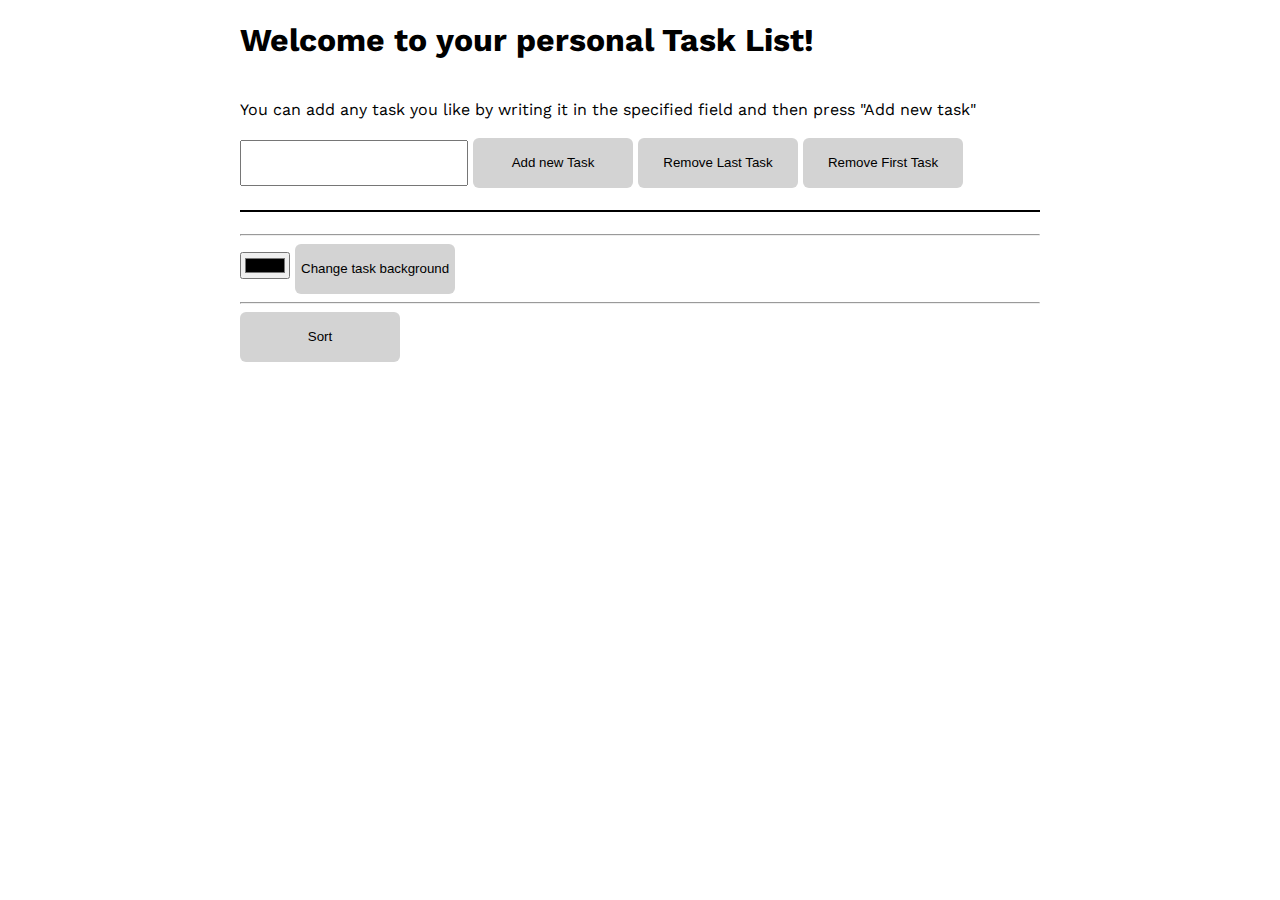
<file: index.html>
<!DOCTYPE html>
<!--
ASSIGNMENT RULES
- The solution must be pushed to the repository and be available for the tutors by the end of the day
- You can ask for tutor's help
- You can google / use StackOverflow BUT we suggest you to use just the material provided
- To test the page, just open it with your default browser.

ASSIGNMENT TOPIC
You are building a task list website.
The user should be able to see the list of tasks, add new ones, delete existing ones or sort them all alphabetically.
-->
<html lang="en">
  <head>
    <!-- EXERCISE 1:
    Specify the title, the charset (UTF-8) and the viewport of the page.
    -->
    <title>To do list</title>
    <link rel="stylesheet" href="style.css" />
    <link
      href="https://fonts.googleapis.com/css2?family=Work+Sans:wght@300&display=swap"
      rel="stylesheet"
    />
    <script src="script.js" defer></script>
  </head>

  <body>
    <div class="main-div">
      <h1>Welcome to your personal Task List!</h1>
      <br />

      <span
        >You can add any task you like by writing it in the specified field and
        then press "Add new task"</span
      ><br /><br />

      <input class="newTask" type="text" id="newTask" />
      <input
        type="button"
        class="btn"
        value="Add new Task"
        onclick="addNewTask()"
      />

      <!-- EXERCISE 3
        Create a button "Remove Last Task" to trigger the function "removeLast"
        -->
      <input
        type="button"
        class="btn"
        value="Remove Last Task"
        onclick="removeLast()"
      />

      <!-- EXERCISE 4
        Create a button "Remove First Task" to trigger the function "removeFirst"
        -->
      <input
        type="button"
        class="btn"
        value="Remove First Task"
        onclick="removeFirst()"
      />

      <ul id="myTaskList" class="task-list-background task-list-itens"></ul>

      <hr />

      <input type="color" placeholder="Color" id="colorPicker" />
      <input
        type="button"
        class="btn"
        value="Change task background"
        onclick="changeTaskBackgroundColor()"
      />

      <hr />

      <input type="button" class="btn" value="Sort" onclick="bubbleSort()" />
    </div>
  </body>
</html>
</file>
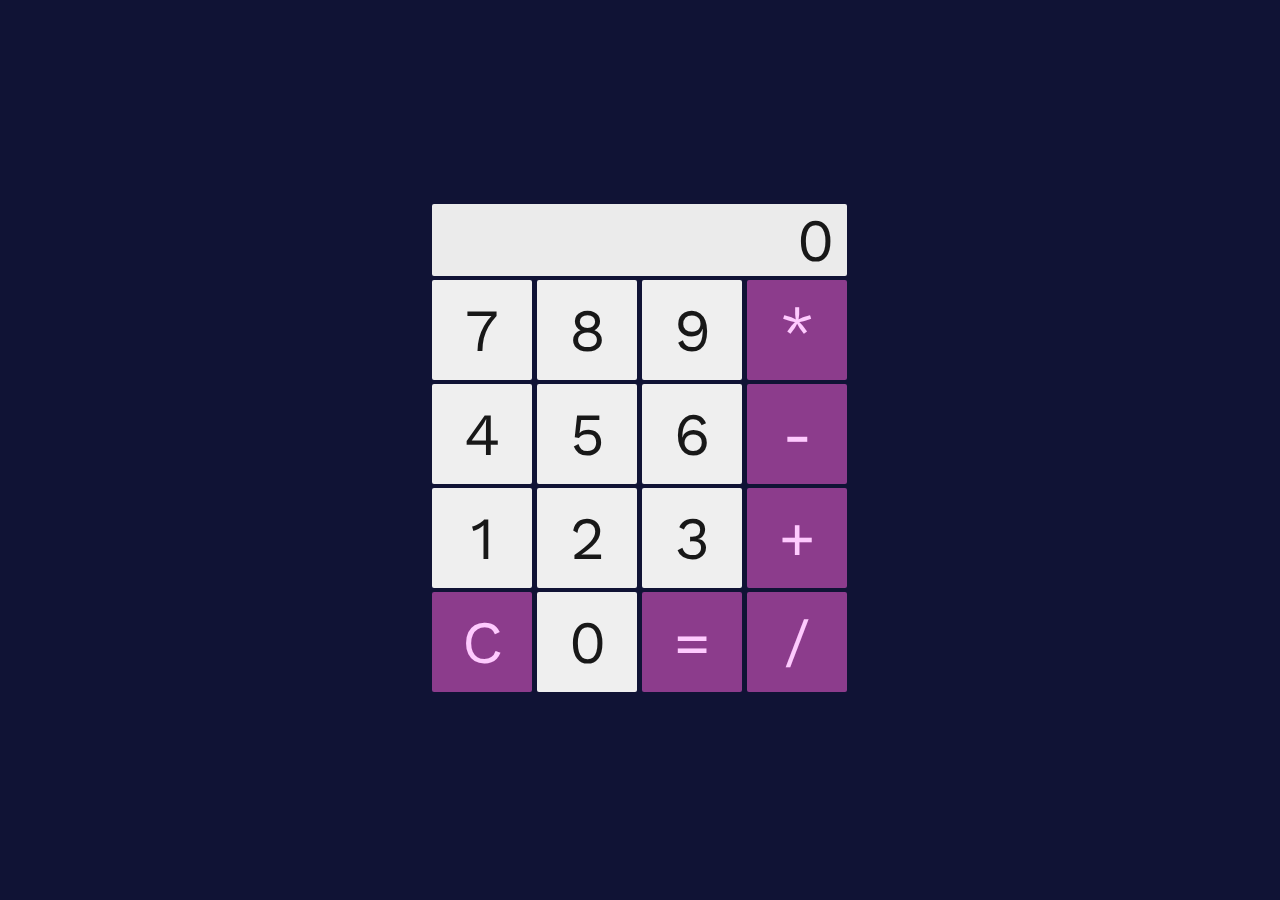
<file: Teacher notes- calculator project/index.html>
<!DOCTYPE html>
<html lang="en">
  <head>
    <meta charset="UTF-8" />
    <meta http-equiv="X-UA-Compatible" content="IE=edge" />
    <meta name="viewport" content="width=device-width, initial-scale=1.0" />
    <link rel="preconnect" href="https://fonts.googleapis.com" />
    <link rel="preconnect" href="https://fonts.gstatic.com" crossorigin />
    <link
      href="https://fonts.googleapis.com/css2?family=Work+Sans:wght@300&display=swap"
      rel="stylesheet"
    />

    <link rel="stylesheet" href="./style.css" />
    <title>Calculator</title>
  </head>

  <body>
    <div id="calculator">
      <input id="result" type="text" value="0" disabled />
      <button class="numeric-button">7</button>
      <button class="numeric-button">8</button>
      <button class="numeric-button">9</button>
      <button class="function-button">*</button>
      <button class="numeric-button">4</button>
      <button class="numeric-button">5</button>
      <button class="numeric-button">6</button>
      <button class="function-button">-</button>
      <button class="numeric-button">1</button>
      <button class="numeric-button">2</button>
      <button class="numeric-button">3</button>
      <button class="function-button">+</button>
      <button class="cancel-button">C</button>
      <button class="numeric-button">0</button>
      <button class="result-button">=</button>
      <button class="function-button">/</button>
      <div id="operation"></div>
    </div>
    <script src="./index.js"></script>
  </body>
</html>
</file>
<file: style.css>
/* EXERCISE 2:  
       Create a CSS class for the task list with a different background color
       Create a CSS class for the task list item with a border, a bold text and a bigger font size
       Style every button of the page to be bigger
    */
.main-div {
  width: 800px;
  margin-inline: auto;
  position: relative;
  top: 50%;
}
body {
  margin: 0;
  font-family: "Work Sans", sans-serif;
}

.task-list-background {
  background-color: lightgray;
}

.task-list-itens {
  border: 1px solid black;
  font-weight: bold;
  font-size: 22px;
}

.btn {
  background-color: lightgray;
  width: 160px;
  height: 50px;
  border: none;
  border-radius: 6px;
}

.newTask {
  width: 220px;
  height: 40px;
}
</file>
<file: Teacher notes- calculator project/style.css>
html,
body {
  height: 100%;
}

body {
  margin: 0;
  background-color: #101335;
  font-family: "Work Sans", sans-serif;
}

input,
button {
  font-family: inherit;
}

button:active {
  box-shadow: inset 0 4px 3px rgb(0 0 0 / 0.2);
}

#calculator {
  width: 416px; /*min-content*/
  /* margin-left: auto;
  margin-right: auto; */
  margin-inline: auto;
  position: relative;
  top: 50%;
  transform: translateY(-50%);
}

#result {
  width: 400px;
  height: 70px;
  text-align: right;
  padding-inline-end: 13px;
  border: 0;
  outline: none;
  background-color: #ebebeb;
  cursor: not-allowed;
}

#result,
button {
  color: #181818;
  font-size: 60px;
  border-radius: 2px;
  margin-block-end: 4px;
}

button {
  width: 100px;
  height: 100px;
  border: none;
  cursor: pointer;
}

#operation {
  font-size: 60px;
  color: #ebebeb;
  position: absolute;
  top: 0;
  right: 0;
  z-index: 9;
  transform: translateY(-100%);
  padding-left: 1rem;
}

button.numeric-button {
  background-color: #efefef;
}

button.function-button,
button.cancel-button,
button.result-button {
  background-color: #8c3c8c;
  color: #fecafe;
}
</file>
